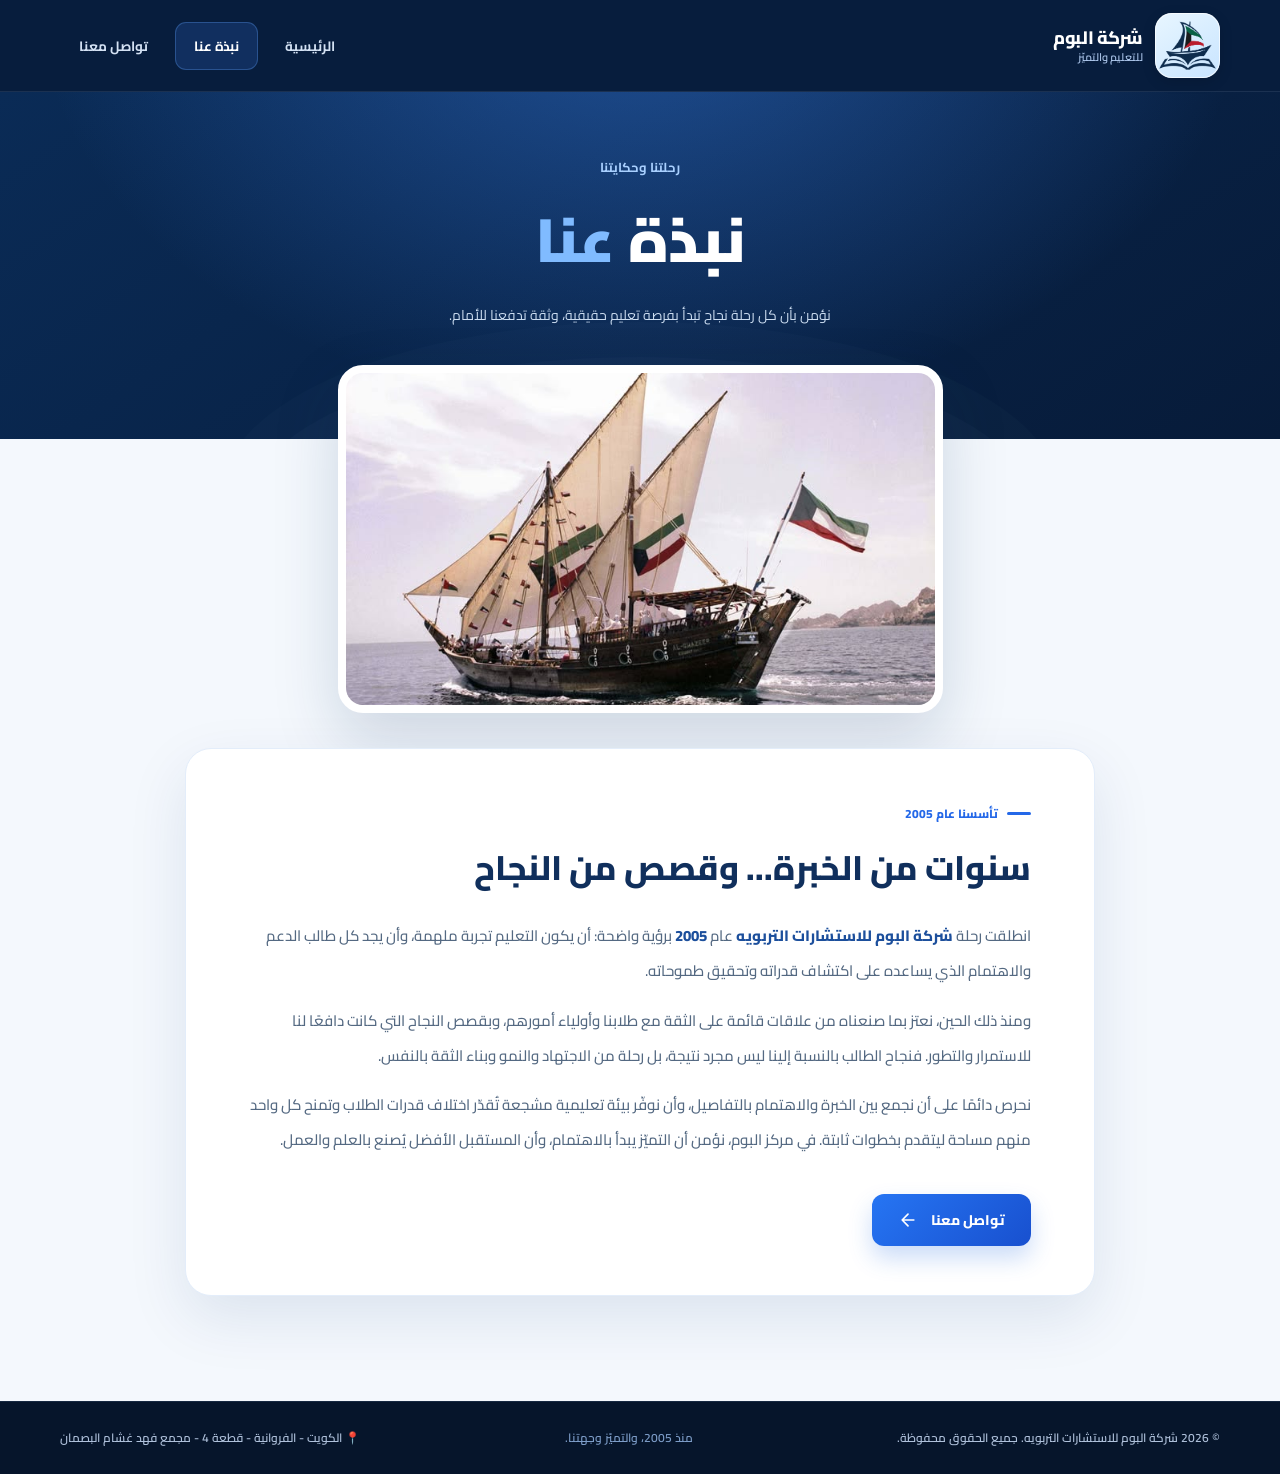
<file: about.html>
<!DOCTYPE html>
<html lang="ar" dir="rtl">
<head>
  <meta charset="UTF-8">
  <meta name="viewport" content="width=device-width, initial-scale=1.0">
  <meta name="theme-color" content="#071d3d">
  <meta name="description" content="تعرّف على مركز البوم التعليمي، الذي بدأ رحلته عام 2005 ويواصل اهتمامه بتقدم الطلاب ونجاحهم.">
  <title>نبذة عنا | مركز البوم التعليمي</title>
  <link rel="preconnect" href="https://fonts.googleapis.com">
  <link rel="preconnect" href="https://fonts.gstatic.com" crossorigin>
  <link href="https://fonts.googleapis.com/css2?family=Cairo:wght@400;500;600;700;800;900&display=swap" rel="stylesheet">
  <link rel="stylesheet" href="style.css">
</head>
<body>
  <header class="site-header">
    <nav class="nav container" aria-label="القائمة الرئيسية">
      <a class="brand" href="index.html" aria-label="مركز البوم - الرئيسية">
        <span class="brand-logo"><img src="assets/logo.png" alt="شعار مركز البوم" width="63" height="55"></span>
        <span class="brand-title"><strong>شركة البوم</strong><small>للتعليم والتميّز</small></span>
      </a>
      <div class="nav-links">
        <a href="index.html" class="nav-link">الرئيسية</a>
        <a href="about.html" class="nav-link active" aria-current="page">نبذة عنا</a>
        <a href="contact.html" class="nav-link">تواصل معنا</a>
      </div>
    </nav>
  </header>

  <main>
    <section class="page-intro">
      <div class="container intro-content">
        <div class="section-eyebrow">رحلتنا وحكايتنا</div>
        <h1>نبذة <span>عنا</span></h1>
        <p>نؤمن بأن كل رحلة نجاح تبدأ بفرصة تعليم حقيقية، وثقة تدفعنا للأمام.</p>
      </div>
    </section>
    <section class="about-section container" aria-labelledby="about-heading">
      <figure class="about-image"><img src="assets/kuw1.jpg" alt="سفينة بوم كويتية تقليدية تحمل أعلام الكويت وترمز لأصالة مركز البوم" width="735" height="544"></figure>
      <div class="about-content">
        <span class="year-label"><span class="year-line" aria-hidden="true"></span> تأسسنا عام 2005</span>
        <h2 id="about-heading">سنوات من الخبرة... وقصص من النجاح</h2>
        <p>انطلقت رحلة <strong>شركة البوم للاستشارات التربويه </strong> عام <strong>2005</strong> برؤية واضحة: أن يكون التعليم تجربة ملهمة، وأن يجد كل طالب الدعم والاهتمام الذي يساعده على اكتشاف قدراته وتحقيق طموحاته.</p>
        <p>ومنذ ذلك الحين، نعتز بما صنعناه من علاقات قائمة على الثقة مع طلابنا وأولياء أمورهم، وبقصص النجاح التي كانت دافعًا لنا للاستمرار والتطور. فنجاح الطالب بالنسبة إلينا ليس مجرد نتيجة، بل رحلة من الاجتهاد والنمو وبناء الثقة بالنفس.</p>
        <p>نحرص دائمًا على أن نجمع بين الخبرة والاهتمام بالتفاصيل، وأن نوفّر بيئة تعليمية مشجعة تُقدّر اختلاف قدرات الطلاب وتمنح كل واحد منهم مساحة ليتقدم بخطوات ثابتة. في مركز البوم، نؤمن أن التميّز يبدأ بالاهتمام، وأن المستقبل الأفضل يُصنع بالعلم والعمل.</p>
        <a class="primary-button" href="contact.html">تواصل معنا <svg viewBox="0 0 24 24" aria-hidden="true" width="20" height="20" fill="none" stroke="currentColor" stroke-linecap="round" stroke-linejoin="round" stroke-width="2"><path d="M19 12H5m7 7-7-7 7-7"/></svg></a>
      </div>
    </section>
  </main>

  <footer class="site-footer">
    <div class="container footer-inner">
      <span>© 2026  شركة البوم للاستشارات التربويه. جميع الحقوق محفوظة.</span>
      <span class="footer-slogan">منذ 2005، والتميّز وجهتنا.</span>
          <span class="footer-address">
      📍 الكويت - الفروانية - قطعة 4 - مجمع فهد غشام البصمان
    </span>
    </div>
  </footer>
</body>
</html>
</file>
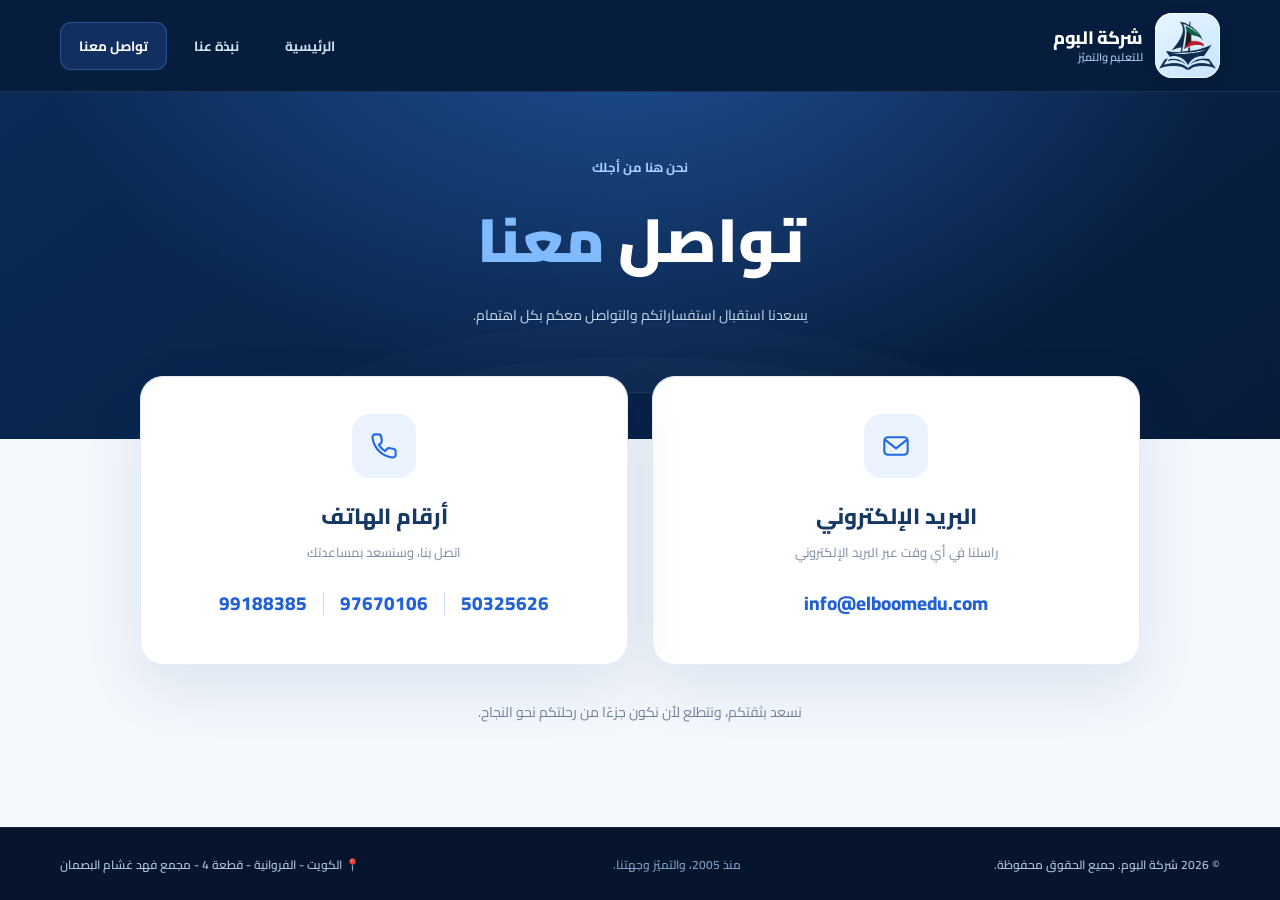
<file: contact.html>
<!DOCTYPE html>
<html lang="ar" dir="rtl">
<head>
  <meta charset="UTF-8">
  <meta name="viewport" content="width=device-width, initial-scale=1.0">
  <meta name="theme-color" content="#071d3d">
  <meta name="description" content="تواصل مع مركز البوم التعليمي عبر البريد الإلكتروني أو أرقام الهاتف المباشرة.">
  <title>تواصل معنا | مركز البوم التعليمي</title>
  <link rel="preconnect" href="https://fonts.googleapis.com">
  <link rel="preconnect" href="https://fonts.gstatic.com" crossorigin>
  <link href="https://fonts.googleapis.com/css2?family=Cairo:wght@400;500;600;700;800;900&display=swap" rel="stylesheet">
  <link rel="stylesheet" href="style.css">
</head>
<body class="contact-page">
  <header class="site-header">
    <nav class="nav container" aria-label="القائمة الرئيسية">
      <a class="brand" href="index.html" aria-label="مركز البوم - الرئيسية">
        <span class="brand-logo"><img src="assets/logo.png" alt="شعار مركز البوم" width="63" height="55"></span>
        <span class="brand-title"><strong>شركة البوم</strong><small>للتعليم والتميّز</small></span>
      </a>
      <div class="nav-links">
        <a href="index.html" class="nav-link">الرئيسية</a>
        <a href="about.html" class="nav-link">نبذة عنا</a>
        <a href="contact.html" class="nav-link active" aria-current="page">تواصل معنا</a>
      </div>
    </nav>
  </header>

  <main>
    <section class="page-intro">
      <div class="container intro-content">
        <div class="section-eyebrow">نحن هنا من أجلك</div>
        <h1>تواصل <span>معنا</span></h1>
        <p>يسعدنا استقبال استفساراتكم والتواصل معكم بكل اهتمام.</p>
      </div>
    </section>
    <section class="contact-section container" aria-label="بيانات التواصل">
      <div class="contact-grid">
        <article class="contact-card">
          <div class="contact-icon"><svg viewBox="0 0 24 24" aria-hidden="true" width="28" height="28" fill="none" stroke="currentColor" stroke-width="1.8" stroke-linecap="round" stroke-linejoin="round"><rect width="20" height="15" x="2" y="4.5" rx="3"/><path d="m3 7 9 7 9-7"/></svg></div>
          <h2>البريد الإلكتروني</h2>
          <p>راسلنا في أي وقت عبر البريد الإلكتروني</p>
          <a class="contact-value email-value" dir="ltr" href="mailto:info@elboomedu.com">info@elboomedu.com</a>
        </article>
        <article class="contact-card">
          <div class="contact-icon"><svg viewBox="0 0 24 24" aria-hidden="true" width="28" height="28" fill="none" stroke="currentColor" stroke-width="1.8" stroke-linecap="round" stroke-linejoin="round"><path d="M22 16.9v2.5a2.5 2.5 0 0 1-2.7 2.5A19.5 19.5 0 0 1 2.1 4.7 2.5 2.5 0 0 1 4.6 2h2.5a2.5 2.5 0 0 1 2.5 2.1l.5 3.2a2.5 2.5 0 0 1-.7 2.2L7.6 11a16.5 16.5 0 0 0 5.4 5.4l1.5-1.8a2.5 2.5 0 0 1 2.2-.7l3.2.5A2.5 2.5 0 0 1 22 16.9Z"/></svg></div>
          <h2>أرقام الهاتف</h2>
          <p>اتصل بنا، وسنسعد بمساعدتك</p>
          <div class="phone-numbers">
            <a class="contact-value" href="tel:+96550325626" dir="ltr">50325626</a>
            <span class="phone-separator" aria-hidden="true"></span>
            <a class="contact-value" href="tel:+96597670106" dir="ltr">97670106</a>
            <span class="phone-separator" aria-hidden="true"></span>
            <a class="contact-value" href="tel:+96597670106" dir="ltr">99188385</a>
          </div>
        </article>
      </div>
      <p class="contact-hint">نسعد بثقتكم، ونتطلع لأن نكون جزءًا من رحلتكم نحو النجاح.</p>
    </section>
  </main>

  <footer class="site-footer">
    <div class="container footer-inner">
      <span>© 2026 شركة البوم. جميع الحقوق محفوظة.</span>
      <span class="footer-slogan">منذ 2005، والتميّز وجهتنا.</span>
          <span class="footer-address">
      📍 الكويت - الفروانية - قطعة 4 - مجمع فهد غشام البصمان
    </span>
    </div>
  </footer>
</body>
</html>
</file>
<file: style.css>
/* مركز البوم — تصميم عربي بسيط ومتجاوب بدون مكتبات أو قاعدة بيانات */
:root {
  --navy: #061b39;
  --navy-deep: #04152e;
  --blue: #2468e8;
  --blue-bright: #4b94ff;
  --light-blue: #b5dcff;
  --ink: #172f52;
  --muted: #6b7d96;
  --paper: #f4f8fd;
  --white: #fff;
  --line: #e3edfa;
  --shadow: 0 22px 60px rgba(14, 52, 105, 0.1);
}
* { box-sizing: border-box; }
html { scroll-behavior: smooth; }
body { margin: 0; font-family: 'Cairo', Tahoma, Arial, sans-serif; color: var(--ink); background: var(--paper); min-height: 100vh; display: flex; flex-direction: column; }
a { color: inherit; text-decoration: none; }
img { display: block; max-width: 100%; }
.container { width: min(1160px, calc(100% - 48px)); margin-inline: auto; }
:focus-visible { outline: 3px solid #69a6ff; outline-offset: 4px; }

/* شريط التنقل */
.site-header { position: relative; z-index: 5; background: #071d3d; border-bottom: 1px solid rgba(200, 226, 255, .10); }
.nav { min-height: 91px; display: flex; align-items: center; justify-content: space-between; gap: 28px; }
.brand { display: flex; align-items: center; gap: 12px; color: #fff; flex-shrink: 0; }
.brand-logo { width: 65px; height: 65px; display: grid; place-items: center; border-radius: 17px; background: linear-gradient(145deg, #e8f6ff, #c8e4ff); box-shadow: inset 0 0 0 1px rgba(255,255,255,.7), 0 4px 14px rgba(0,0,0,.13); overflow: hidden; }
.brand-logo img { width: 61px; height: 56px; object-fit: contain; }
.brand-title { display: flex; flex-direction: column; gap: 0; line-height: 1.35; }
.brand-title strong { font-size: 18px; font-weight: 800; letter-spacing: -.35px; }
.brand-title small { font-size: 11px; font-weight: 600; color: #acc6eb; }
.nav-links { display: flex; flex-wrap: wrap; align-items: center; gap: 8px; }
.nav-link { padding: 10px 18px; color: #d3e1f3; font-size: 13.5px; font-weight: 700; border: 1px solid transparent; border-radius: 11px; transition: color .2s, background .2s, border-color .2s; }
.nav-link:hover { color: #fff; background: rgba(255,255,255,.07); }
.nav-link.active { color: #fff; border-color: rgba(96, 161, 255, .30); background: rgba(66, 136, 246, .18); }

/* الصفحة الرئيسية */
.home-page { background: var(--navy-deep); color: #fff; }
.home-hero { flex: 1; position: relative; overflow: hidden; padding: 73px 0 53px; background: radial-gradient(ellipse 74% 60% at 50% 4%, rgba(37, 100, 196, .25), transparent 85%), linear-gradient(180deg,#071d3d 0%, #071b37 60%, #06182e 100%); }
.home-hero::before { content:""; position:absolute; inset:0; pointer-events:none; opacity:.25; background-image: radial-gradient(circle, rgba(167,209,255,.4) .65px, transparent .8px); background-size: 33px 33px; mask-image: linear-gradient(to bottom,black,transparent 65%); }
.hero-orb { position: absolute; pointer-events: none; border: 1px solid rgba(144,201,255,.11); border-radius: 50%; }
.hero-orb-one { width: 410px; height: 410px; top: -285px; right: -120px; box-shadow: 0 0 0 55px rgba(120, 169, 236, .022),0 0 0 110px rgba(120,169,236,.015); }
.hero-orb-two { width: 290px; height: 290px; top: 130px; left: -235px; box-shadow: 0 0 0 45px rgba(120,169,236,.02); }
.hero-content { position: relative; text-align: center; }
.hero-eyebrow { display: inline-flex; align-items: center; gap: 10px; color: #bcd9ff; background: rgba(109, 164, 255, .10); border: 1px solid rgba(142, 199, 255, .19); padding: 8px 18px; border-radius: 40px; font-size: 12px; font-weight: 700; }
.eyebrow-dot { display: block; width: 7px; height: 7px; border-radius: 50%; background: #65bbff; box-shadow: 0 0 10px rgba(101,187,255,.9); }
.hero-content h1 { font-size: clamp(57px, 7.3vw, 106px); line-height: 1.2; font-weight: 900; letter-spacing: -3px; margin: 19px 0 13px; color: #fff; text-shadow: 0 8px 32px rgba(0,0,0,.1); }
.hero-content h1 span { color: #80bbff; }
.hero-description { font-size: clamp(14px, 1.7vw, 19px); color: #d5e6fa; line-height: 2.1; max-width: 730px; margin: 0 auto; font-weight: 500; }
.hero-divider { display: flex; justify-content: center; align-items: center; gap: 7px; margin: 23px 0 32px; }
.hero-divider span { display:block; height: 4px; border-radius: 999px; width: 6px; background: #5ca2ff; }
.hero-divider span:nth-child(2) { width: 43px; background: #9bcfff; }
.gallery-area { position:relative; overflow:hidden; padding: 11px 0 20px; }
.gallery-area::before, .gallery-area::after { content:""; position:absolute; z-index: 2; width: min(7vw, 100px); top: 0; bottom: 0; pointer-events:none; }
.gallery-area::before { left: 0; background: linear-gradient(90deg, #071b37, transparent); }
.gallery-area::after { right: 0; background: linear-gradient(270deg, #071b37, transparent); }
.gallery-marquee { overflow: hidden; direction: ltr; }
.gallery-track { width: max-content; display: flex; will-change: transform; animation: gallery-scroll 42s linear infinite; }
.gallery-marquee:hover .gallery-track { animation-play-state: paused; }
.gallery-group { display: flex; align-items: stretch; flex-shrink: 0; gap: 20px; padding-right: 20px; }
.gallery-card { position:relative; flex:0 0 auto; width: clamp(270px, 31vw, 420px); height: clamp(225px, 23.5vw, 300px); overflow:hidden; border-radius: 20px; border: 1px solid rgba(213,229,252,.23); background: #15345c; box-shadow: 0 17px 42px rgba(0,0,0,.2); }
.gallery-card img { width: 100%; height: 100%; object-fit: cover; transition: transform .6s ease; }
.gallery-card:hover img { transform: scale(1.055); }
@keyframes gallery-scroll { from { transform: translateX(0); } to { transform: translateX(-50%); } }
.gallery-bottom-text { color: #9bbce5; font-size: 13px; text-align:center; letter-spacing: .1px; font-weight: 600; margin: 17px 0 0; }

/* المقدمة الداخلية */
main { flex: 1; }
.page-intro { background: radial-gradient(ellipse at 50% -30%, rgba(62,137,249,.43), transparent 67%),linear-gradient(145deg,#0a2b56,#071b39); color: #fff; padding: 63px 0 110px; text-align: center; position: relative; overflow: hidden; }
.page-intro::after { content:""; position:absolute; left: 50%; bottom:-165px; width: 700px; height: 210px; transform: translateX(-50%); border-radius: 50%; border: 1px solid rgba(180,218,255,.13); box-shadow: 0 0 0 35px rgba(180,218,255,.025),0 0 0 70px rgba(180,218,255,.015); }
.intro-content { position: relative; z-index:1; }
.section-eyebrow { font-size: 13px; color: #a9d0ff; font-weight: 700; }
.page-intro h1 { margin: 4px 0 4px; font-size: clamp(39px, 5vw, 61px); font-weight: 900; }
.page-intro h1 span { color: #80bbff; }
.page-intro p { color: #cbdcf0; margin: 2px 0 0; font-size: 14px; line-height:2; }

/* نبذة عنا */
.about-section { max-width: 910px; margin-top: -74px; margin-bottom: 105px; position: relative; z-index: 2; }
.about-image { width: min(605px, 100%); margin: 0 auto 35px; border: 8px solid #fff; border-radius: 25px; overflow: hidden; box-shadow: 0 26px 65px rgba(12,45,90,.17); background: #fff; }
.about-image img { width: 100%; height: 332px; object-fit: cover; object-position: center 48%; }
.about-content { background:#fff; border-radius: 26px; border: 1px solid var(--line); padding: 45px clamp(24px,5vw,63px) 49px; box-shadow: var(--shadow); text-align: right; }
.year-label { display:inline-flex; align-items:center; gap:9px; font-size:12px; color:#2468e8; font-weight:800; }
.year-line { height: 3px; width: 24px; background:var(--blue); border-radius:5px; }
.about-content h2 { font-size: clamp(23px, 3vw, 34px); color: #102f5c; margin: 11px 0 19px; font-weight:800; }
.about-content p { color: #546982; font-size: 15px; line-height: 2.35; font-weight: 500; margin: 0 0 14px; }
.about-content p strong { color: #1c4f9c; font-weight: 800; }
.primary-button { display: inline-flex; align-items: center; justify-content:center; gap:13px; margin-top: 22px; padding: 13px 26px; background: linear-gradient(135deg,#2675f3,#1850cf); border-radius:12px; color:#fff; font-size:14px; font-weight:800; box-shadow:0 12px 23px rgba(32,102,225,.23); transition:transform .2s, box-shadow .2s; }
.primary-button:hover { transform: translateY(-3px); box-shadow:0 17px 28px rgba(32,102,225,.3); }

/* تواصل معنا */
.contact-section { max-width: 1000px; position:relative; z-index:2; margin-top:-63px; margin-bottom:100px; }
.contact-grid { display: grid; grid-template-columns: repeat(2,minmax(0,1fr)); gap:24px; }
.contact-card { padding: 37px 28px 43px; border-radius: 23px; background: #fff; border: 1px solid var(--line); text-align: center; box-shadow: var(--shadow); min-width: 0; }
.contact-icon { width: 64px; height: 64px; border-radius: 18px; display: grid; place-items:center; color:#2367e2; background:#eaf3ff; margin: 0 auto 17px; }
.contact-card h2 { margin: 0 0 3px; font-size: 22px; font-weight: 800; color:#153865; }
.contact-card p { color: #798ba3; margin: 0 0 21px; font-size: 13px; }
.contact-value { color:#2160d5; font-family: 'Cairo',Tahoma,Arial,sans-serif; font-weight: 800; font-size: 19px; direction:ltr; unicode-bidi: isolate; display:inline-block; transition:color .2s; }
.contact-value:hover { color:#0642a3; text-decoration: underline; text-underline-offset: 5px; }
.email-value { overflow-wrap:anywhere; font-size:clamp(13px,1.65vw,19px); }
.phone-numbers { display:flex; align-items:center; justify-content:center; flex-wrap:wrap; gap: 16px; }
.phone-separator { width:1px; height:23px; background:#cbdef5; }
.contact-hint { text-align:center; color:#6d819a; font-size:14px; margin:34px 0 0; }

/* الحقوق */
.site-footer { background:#06152b; color:#afc1db; border-top:1px solid rgba(164,206,255,.10); }
.footer-inner { min-height: 72px; display:flex; align-items:center; justify-content: space-between; gap: 15px; font-size: 12px; font-weight:600; }
.footer-slogan { color:#7d9dc8; }

@media (max-width: 760px) {
  .container { width: min(100% - 32px,1160px); }
  .nav { min-height: 83px; gap:9px; }
  .brand-logo { height: 49px; width: 49px; border-radius:13px; }
  .brand-logo img { width:47px; height:44px; }
  .brand-title strong { font-size: 14px; }
  .brand-title small { font-size:9px; }
  .nav-links { gap: 2px; }
  .nav-link { padding: 8px 9px; font-size: 11px; border-radius:8px; }
  .home-hero { padding-top: 63px; }
  .hero-content h1 { letter-spacing:-1.5px; }
  .hero-description { max-width:530px; }
  .gallery-group { gap:14px; padding-right:14px; }
  .gallery-card { width: 285px; height:235px; border-radius:16px; }
  .about-image img { height:280px; }
  .about-content { padding: 32px 25px 36px; }
  .contact-grid { gap: 16px; }
  .contact-card { padding: 31px 15px 33px; }
  .contact-value { font-size:17px; }
  .email-value { font-size: 13px; }
}
@media (max-width: 540px) {
  .nav { padding-top:12px; padding-bottom:12px; display:flex; flex-wrap:wrap; justify-content:center; }
  .brand { width:100%; justify-content:center; }
  .nav-links { width:100%; justify-content:center; }
  .nav-link { padding:8px 13px; font-size:11px; }
  .home-hero { padding-top: 54px; padding-bottom: 40px; }
  .hero-eyebrow { font-size:11px; padding:7px 14px; }
  .hero-content h1 { margin:20px 0 10px; font-size:59px; }
  .hero-description { font-size:13px; line-height:2.1; max-width: 330px; }
  .hero-divider { margin:21px 0 24px; }
  .gallery-card { width: 253px; height:204px; }
  .gallery-bottom-text { font-size:11px; }
  .page-intro { padding-top:52px; padding-bottom:98px; }
  .page-intro p { font-size:12px; }
  .about-section { margin-top:-61px; margin-bottom:63px; }
  .about-image { border-width:6px; border-radius:18px; margin-bottom:22px; }
  .about-image img { height:220px; }
  .about-content { border-radius:18px; padding:27px 23px 35px; }
  .about-content p { font-size:13px; line-height:2.25; }
  .primary-button { width:100%; }
  .contact-section { margin-top:-53px; margin-bottom:67px; }
  .contact-grid { grid-template-columns:1fr; gap:17px; }
  .contact-card h2 { font-size:19px; }
  .contact-value, .email-value { font-size:18px; }
  .contact-hint { font-size:12px; line-height:2; }
  .footer-inner { padding-top:19px; padding-bottom:19px; text-align:center; flex-direction:column; justify-content:center; min-height:80px; gap:2px; font-size:11px; }
}
@media (prefers-reduced-motion: reduce) {
  html { scroll-behavior:auto; }
  .gallery-track { animation: none; }
  .primary-button,.gallery-card img,.nav-link,.contact-value { transition:none; }
}
</file>
